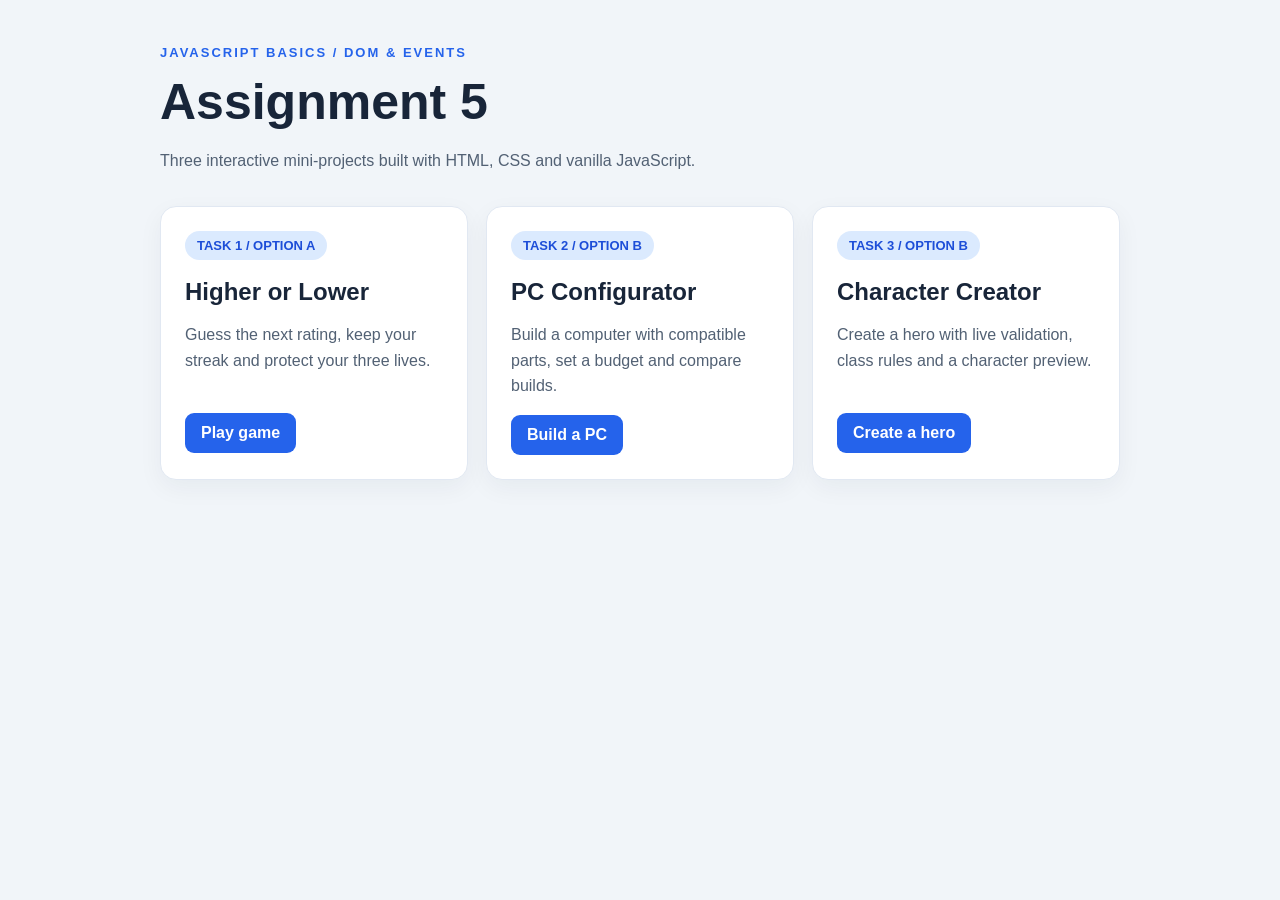
<file: index.html>
<!DOCTYPE html>
<html lang="en">
<head>
    <meta charset="UTF-8">
    <meta name="viewport" content="width=device-width, initial-scale=1.0">
    <title>Assignment 5 | JavaScript Basics</title>
    <style>
        * { box-sizing: border-box; }
        body { margin: 0; padding: 32px 18px; font-family: Arial, sans-serif; background: #f1f5f9; color: #182539; }
        main { width: min(960px, 100%); margin: 0 auto; }
        .eyebrow { color: #2563eb; text-transform: uppercase; letter-spacing: 2px; font-size: 13px; font-weight: 700; }
        h1 { margin: 10px 0; font-size: clamp(30px, 5vw, 50px); }
        .description { line-height: 1.7; color: #526174; }
        .grid { display: grid; grid-template-columns: repeat(3, minmax(0, 1fr)); gap: 18px; margin-top: 32px; }
        article { padding: 24px; background: white; border-radius: 16px; border: 1px solid #e1e8f2; box-shadow: 0 8px 24px rgba(20,37,61,.05); }
        .number { display: inline-block; padding: 7px 12px; background: #dbeafe; color: #1d4ed8; border-radius: 20px; font-size: 13px; font-weight: 700; }
        article h2 { margin: 18px 0 8px; }
        article p { min-height: 75px; color: #526174; line-height: 1.6; }
        a.button { display: inline-block; padding: 11px 16px; border-radius: 9px; background: #2563eb; color: white; text-decoration: none; font-weight: 700; }
        a.button:hover, a.button:focus-visible { background: #1d4ed8; }
        @media (max-width: 760px) { .grid { grid-template-columns: 1fr; } article p { min-height: auto; } }
    </style>
</head>
<body>
    <main>
        <p class="eyebrow">JavaScript Basics / DOM & Events</p>
        <h1>Assignment 5</h1>
        <p class="description">Three interactive mini-projects built with HTML, CSS and vanilla JavaScript.</p>
        <div class="grid">
            <article>
                <span class="number">TASK 1 / OPTION A</span>
                <h2>Higher or Lower</h2>
                <p>Guess the next rating, keep your streak and protect your three lives.</p>
                <a class="button" href="task1/index.html">Play game</a>
            </article>
            <article>
                <span class="number">TASK 2 / OPTION B</span>
                <h2>PC Configurator</h2>
                <p>Build a computer with compatible parts, set a budget and compare builds.</p>
                <a class="button" href="task2/index.html">Build a PC</a>
            </article>
            <article>
                <span class="number">TASK 3 / OPTION B</span>
                <h2>Character Creator</h2>
                <p>Create a hero with live validation, class rules and a character preview.</p>
                <a class="button" href="task3/index.html">Create a hero</a>
            </article>
        </div>
    </main>
</body>
</html>
</file>
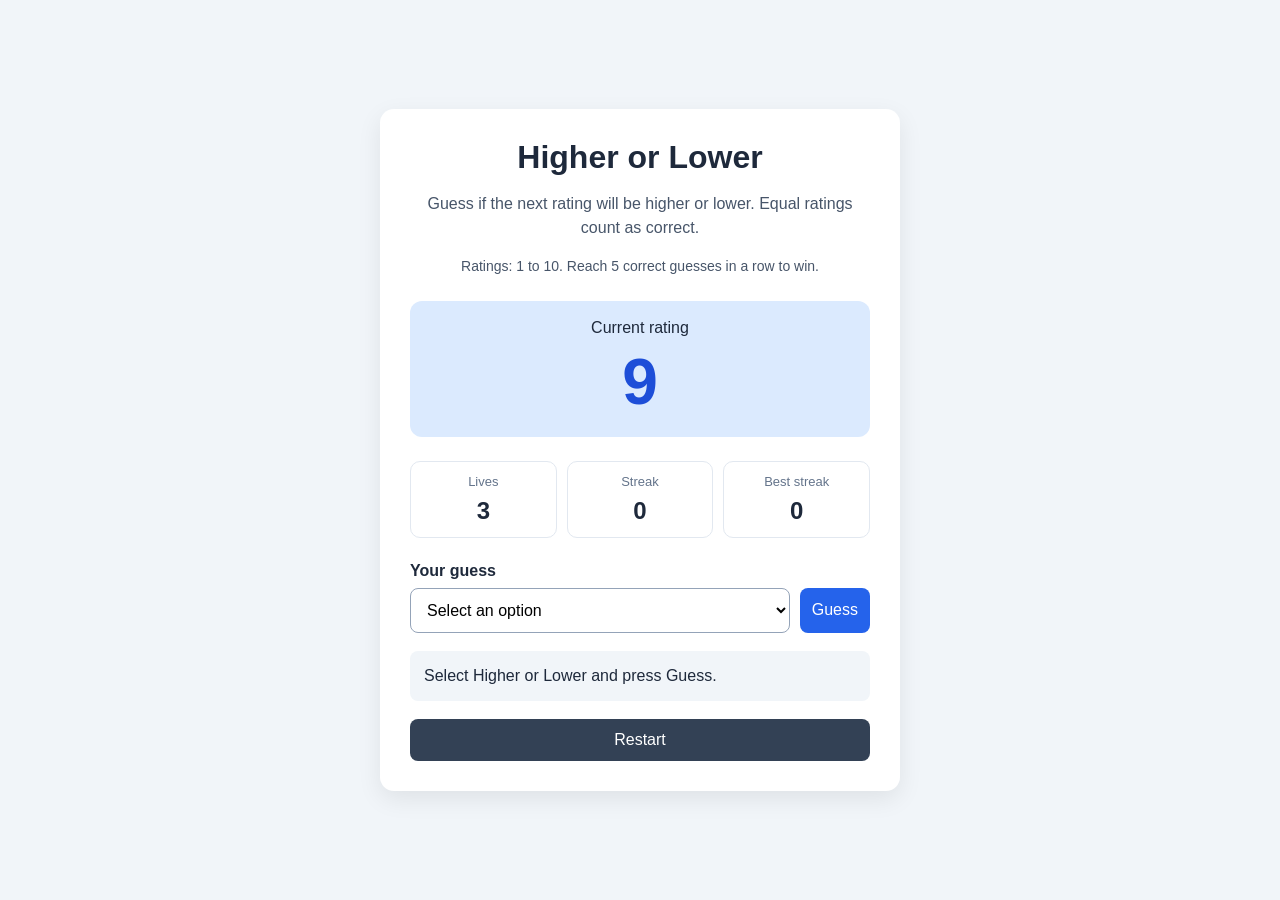
<file: task1/index.html>
<!DOCTYPE html>
<html lang="en">
<head>
    <meta charset="UTF-8">
    <meta name="viewport" content="width=device-width, initial-scale=1.0">
    <title>Higher or Lower - Task 1</title>
    <link rel="stylesheet" href="style.css">
    <script src="task1.js" defer></script>
</head>
<body>
    <main class="game">
        <h1>Higher or Lower</h1>
        <p class="intro">Guess if the next rating will be higher or lower. Equal ratings count as correct.</p>
        <p id="rules" class="rules"></p>

        <div class="rating-box">
            <p>Current rating</p>
            <p id="current-rating" class="rating">-</p>
        </div>

        <div class="stats">
            <div class="stat">
                <span>Lives</span>
                <strong id="lives">-</strong>
            </div>
            <div class="stat">
                <span>Streak</span>
                <strong id="streak">-</strong>
            </div>
            <div class="stat">
                <span>Best streak</span>
                <strong id="best-streak">-</strong>
            </div>
        </div>

        <form id="guess-form" novalidate>
            <label for="guess">Your guess</label>
            <div class="controls">
                <select id="guess" name="guess">
                    <option value="">Select an option</option>
                    <option value="higher">Higher</option>
                    <option value="lower">Lower</option>
                </select>
                <button id="guess-button" type="submit">Guess</button>
            </div>
        </form>

        <p id="message" class="message" role="status" aria-live="polite"></p>
        <button id="restart-button" class="restart" type="button">Restart</button>
    </main>
</body>
</html>
</file>
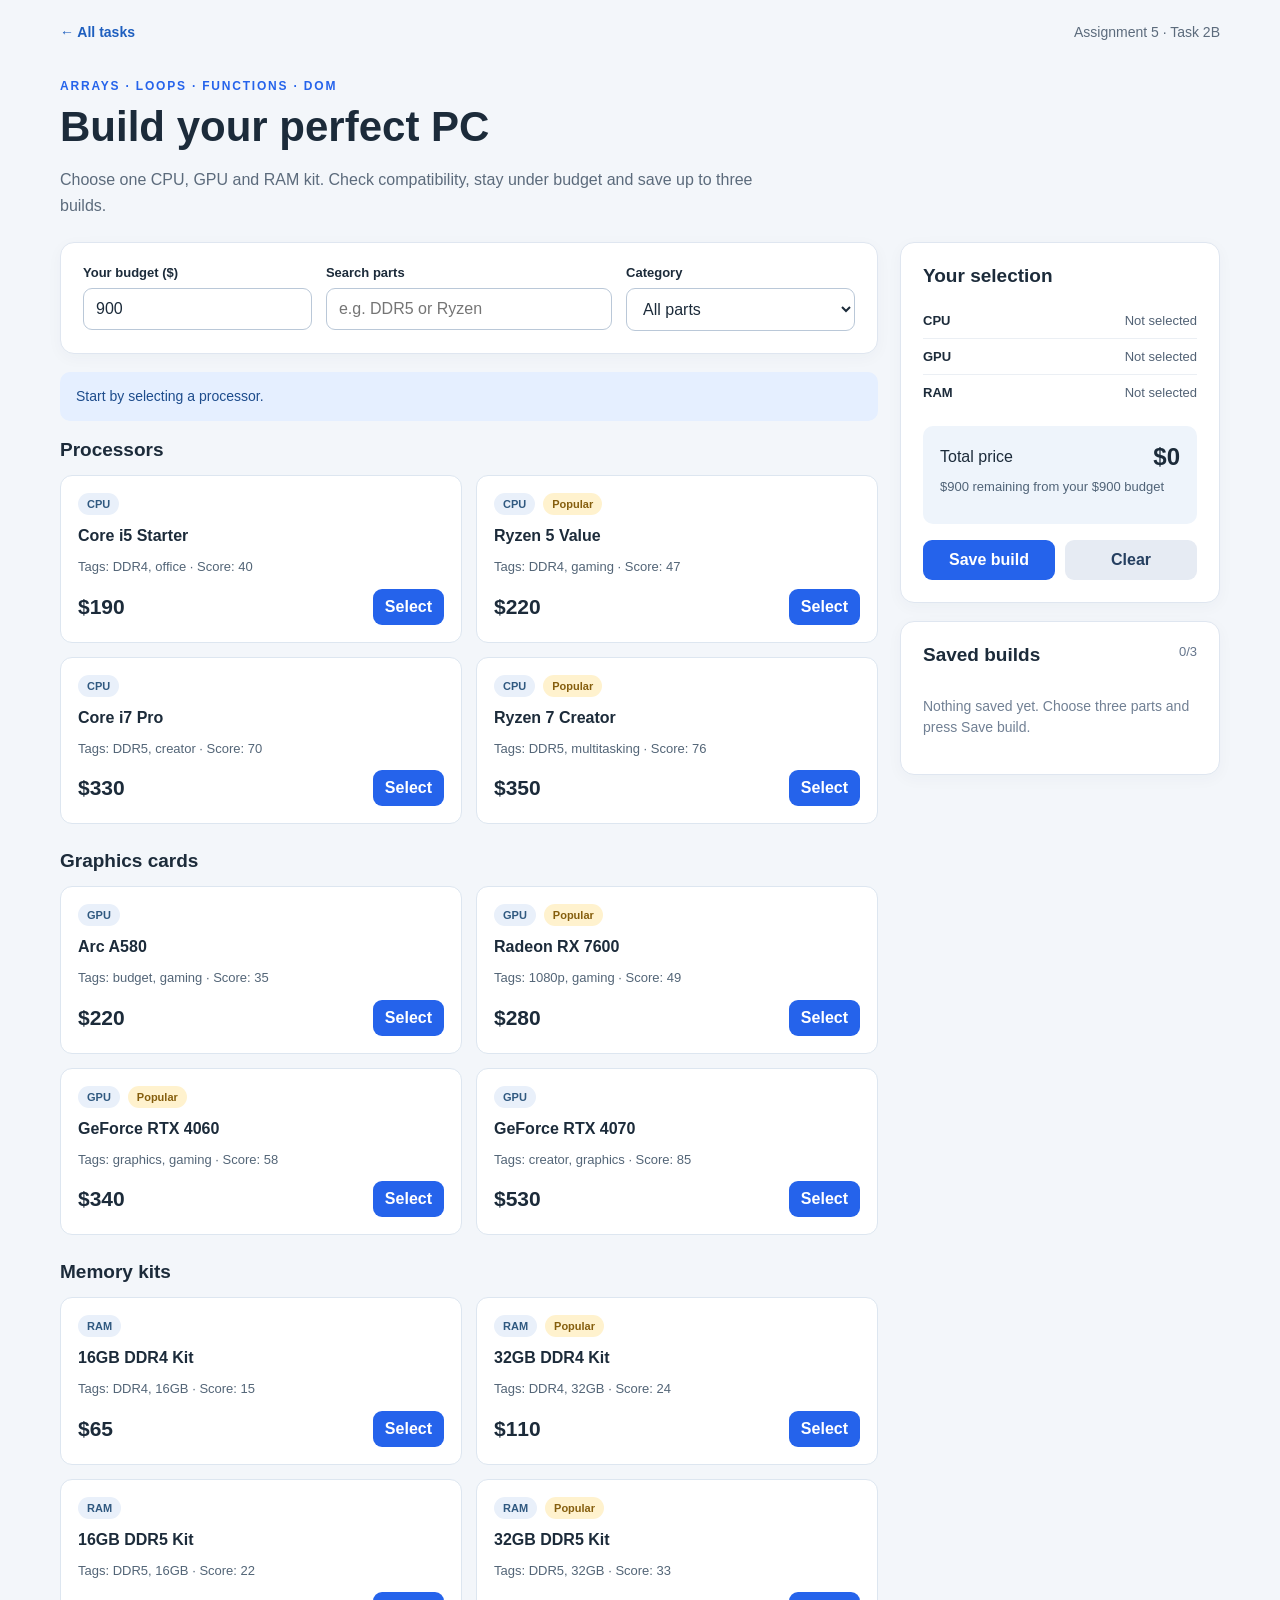
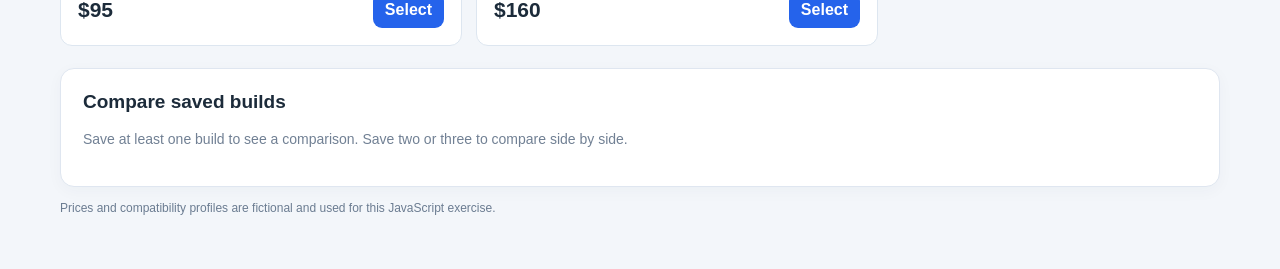
<file: task2/index.html>
<!DOCTYPE html>
<html lang="en">
<head>
    <meta charset="UTF-8">
    <meta name="viewport" content="width=device-width, initial-scale=1.0">
    <title>Task 2B | PC Configurator</title>
    <link rel="stylesheet" href="style.css">
    <script src="task2.js" defer></script>
</head>
<body>
    <div class="page" id="builder-app">
        <header class="topbar">
            <a href="../index.html" class="back-link">← All tasks</a>
            <span class="task-label">Assignment 5 · Task 2B</span>
        </header>
        <div class="heading">
            <span class="kicker">ARRAYS · LOOPS · FUNCTIONS · DOM</span>
            <h1>Build your perfect PC</h1>
            <p>Choose one CPU, GPU and RAM kit. Check compatibility, stay under budget and save up to three builds.</p>
        </div>

        <div class="layout">
            <main>
                <section class="panel filters" aria-label="Filter PC parts">
                    <div class="control">
                        <label for="budget">Your budget ($)</label>
                        <input id="budget" type="number" min="450" max="2000" step="10" value="900">
                    </div>
                    <div class="control">
                        <label for="search">Search parts</label>
                        <input id="search" type="search" placeholder="e.g. DDR5 or Ryzen">
                    </div>
                    <div class="control">
                        <label for="filter">Category</label>
                        <select id="filter">
                            <option value="all">All parts</option>
                            <option value="CPU">Processors</option>
                            <option value="GPU">Graphics cards</option>
                            <option value="RAM">Memory kits</option>
                        </select>
                    </div>
                </section>
                <p id="notification" class="notice info" role="status" aria-live="polite">Start by selecting a processor.</p>
                <div id="catalog" class="catalog"></div>
            </main>

            <aside class="sidebar">
                <section class="panel">
                    <h2>Your selection</h2>
                    <div id="selected-items"></div>
                    <div id="total" class="total-box"></div>
                    <div class="button-row">
                        <button data-action="save" class="primary" type="button">Save build</button>
                        <button data-action="clear" class="secondary" type="button">Clear</button>
                    </div>
                </section>
                <section class="panel">
                    <div class="section-header">
                        <h2>Saved builds</h2>
                        <span id="saved-count" class="count"></span>
                    </div>
                    <div id="saved-builds"></div>
                </section>
            </aside>
        </div>

        <section class="panel comparison">
            <h2>Compare saved builds</h2>
            <div id="comparison-table"></div>
        </section>
        <p class="footnote">Prices and compatibility profiles are fictional and used for this JavaScript exercise.</p>
    </div>
</body>
</html>
</file>
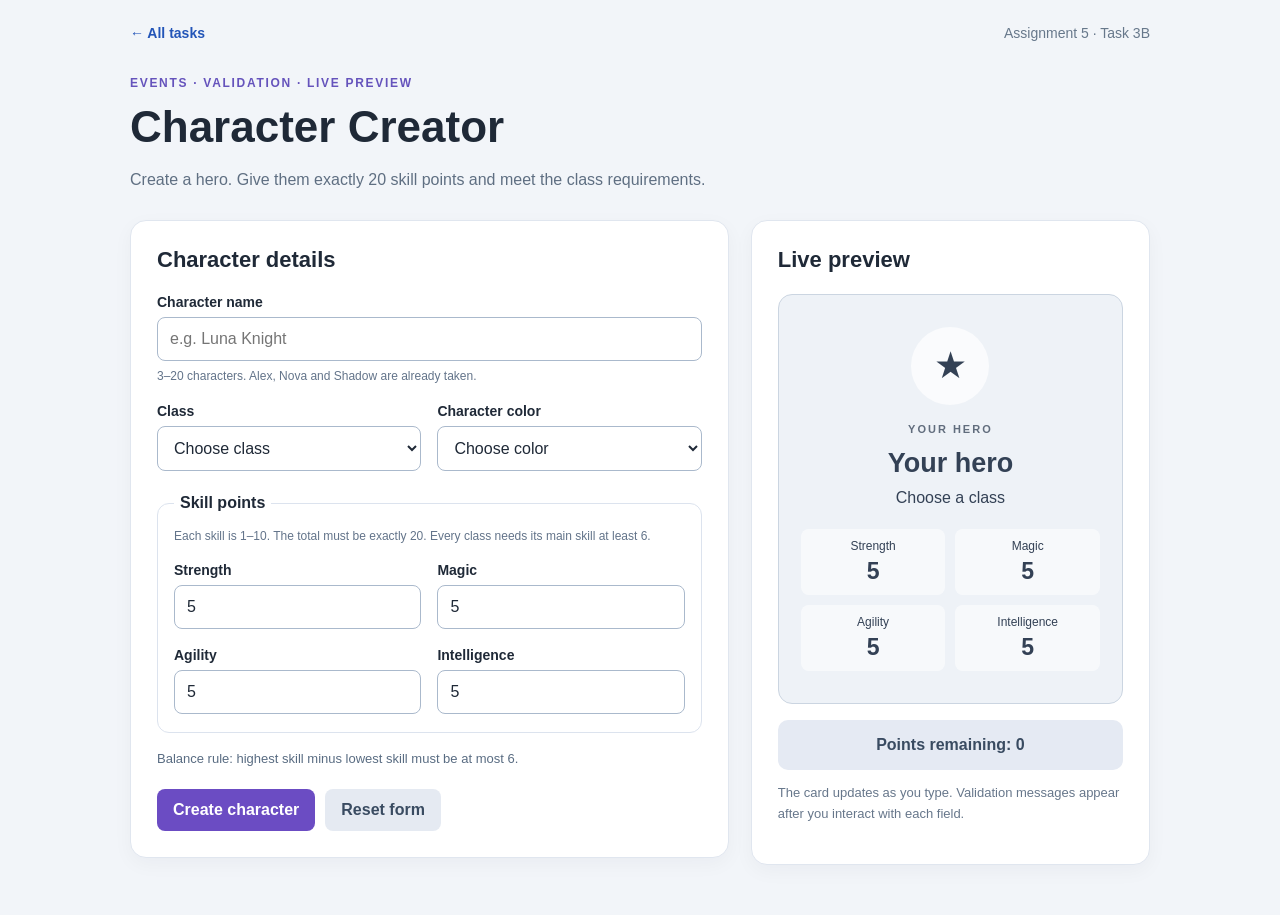
<file: task3/index.html>
<!DOCTYPE html>
<html lang="en">
<head>
    <meta charset="UTF-8">
    <meta name="viewport" content="width=device-width, initial-scale=1.0">
    <title>Task 3B | Character Creator</title>
    <link rel="stylesheet" href="style.css">
    <script src="task3.js" defer></script>
</head>
<body>
    <div class="page">
        <header class="topbar">
            <a href="../index.html">← All tasks</a>
            <span>Assignment 5 · Task 3B</span>
        </header>
        <div class="heading">
            <p class="kicker">EVENTS · VALIDATION · LIVE PREVIEW</p>
            <h1>Character Creator</h1>
            <p>Create a hero. Give them exactly 20 skill points and meet the class requirements.</p>
        </div>

        <main class="layout">
            <section class="panel form-panel">
                <h2>Character details</h2>
                <div id="error-summary" class="error-summary" role="alert" hidden></div>
                <form id="character-form">
                    <div class="field">
                        <label for="hero-name">Character name</label>
                        <input id="hero-name" name="heroName" type="text" required minlength="3" maxlength="20" autocomplete="off" aria-describedby="error-hero-name" placeholder="e.g. Luna Knight">
                        <small id="error-hero-name" class="field-error"></small>
                        <small class="hint">3–20 characters. Alex, Nova and Shadow are already taken.</small>
                    </div>
                    <div class="two-fields">
                        <div class="field">
                            <label for="hero-class">Class</label>
                            <select id="hero-class" name="heroClass" required aria-describedby="error-hero-class">
                                <option value="">Choose class</option>
                                <option value="Warrior">Warrior</option>
                                <option value="Mage">Mage</option>
                                <option value="Ranger">Ranger</option>
                            </select>
                            <small id="error-hero-class" class="field-error"></small>
                        </div>
                        <div class="field">
                            <label for="hero-color">Character color</label>
                            <select id="hero-color" name="heroColor" required aria-describedby="error-hero-color">
                                <option value="">Choose color</option>
                                <option value="blue">Blue</option>
                                <option value="purple">Purple</option>
                                <option value="green">Green</option>
                                <option value="red">Red</option>
                            </select>
                            <small id="error-hero-color" class="field-error"></small>
                        </div>
                    </div>

                    <fieldset class="skill-set">
                        <legend>Skill points</legend>
                        <p class="hint">Each skill is 1–10. The total must be exactly 20. Every class needs its main skill at least 6.</p>
                        <div class="two-fields">
                            <div class="field">
                                <label for="strength">Strength</label>
                                <input id="strength" name="strength" type="number" required min="1" max="10" step="1" value="5" aria-describedby="error-strength">
                                <small id="error-strength" class="field-error"></small>
                            </div>
                            <div class="field">
                                <label for="magic">Magic</label>
                                <input id="magic" name="magic" type="number" required min="1" max="10" step="1" value="5" aria-describedby="error-magic">
                                <small id="error-magic" class="field-error"></small>
                            </div>
                            <div class="field">
                                <label for="agility">Agility</label>
                                <input id="agility" name="agility" type="number" required min="1" max="10" step="1" value="5" aria-describedby="error-agility">
                                <small id="error-agility" class="field-error"></small>
                            </div>
                            <div class="field">
                                <label for="intelligence">Intelligence</label>
                                <input id="intelligence" name="intelligence" type="number" required min="1" max="10" step="1" value="5" aria-describedby="error-intelligence">
                                <small id="error-intelligence" class="field-error"></small>
                            </div>
                        </div>
                    </fieldset>
                    <p class="balance-rule">Balance rule: highest skill minus lowest skill must be at most 6.</p>
                    <div class="form-actions">
                        <button class="primary" type="submit">Create character</button>
                        <button class="secondary" id="reset-button" type="button">Reset form</button>
                    </div>
                </form>
            </section>

            <aside class="preview-panel">
                <h2>Live preview</h2>
                <article id="preview-card" class="preview-card theme-neutral" aria-live="polite">
                    <div class="avatar">★</div>
                    <p class="preview-label">YOUR HERO</p>
                    <h3 id="preview-name">Your hero</h3>
                    <p id="preview-class" class="preview-class">Choose a class</p>
                    <div id="preview-skills" class="preview-skills"></div>
                </article>
                <div id="points-status" class="points">Points remaining: 0</div>
                <p class="preview-help">The card updates as you type. Validation messages appear after you interact with each field.</p>
            </aside>
        </main>

        <section id="result-area" class="result-area" aria-live="polite"></section>
    </div>
</body>
</html>
</file>
<file: task1/style.css>
* {
    box-sizing: border-box;
}

body {
    margin: 0;
    min-height: 100vh;
    padding: 20px;
    display: flex;
    align-items: center;
    justify-content: center;
    font-family: Arial, sans-serif;
    background: #f1f5f9;
    color: #1e293b;
}

.game {
    width: 100%;
    max-width: 520px;
    padding: 30px;
    border-radius: 14px;
    background: white;
    box-shadow: 0 8px 25px rgba(0, 0, 0, 0.08);
}

h1 {
    margin: 0 0 12px;
    text-align: center;
}

.intro, .rules {
    text-align: center;
    line-height: 1.5;
    color: #475569;
}

.rules {
    font-size: 14px;
}

.rating-box {
    margin: 24px 0;
    padding: 18px;
    text-align: center;
    border-radius: 12px;
    background: #dbeafe;
}

.rating-box p {
    margin: 0;
}

.rating {
    margin-top: 8px !important;
    font-size: 64px;
    font-weight: bold;
    color: #1d4ed8;
}

.stats {
    display: grid;
    grid-template-columns: repeat(3, 1fr);
    gap: 10px;
    margin-bottom: 24px;
}

.stat {
    padding: 12px 6px;
    text-align: center;
    border: 1px solid #e2e8f0;
    border-radius: 10px;
}

.stat span {
    display: block;
    font-size: 13px;
    color: #64748b;
}

.stat strong {
    display: block;
    margin-top: 8px;
    font-size: 24px;
}

label {
    display: block;
    margin-bottom: 8px;
    font-weight: bold;
}

.controls {
    display: flex;
    gap: 10px;
}

select, button {
    padding: 12px;
    border-radius: 8px;
    font: inherit;
}

select {
    flex: 1;
    min-width: 0;
    border: 1px solid #94a3b8;
    background: white;
}

button {
    border: none;
    background: #2563eb;
    color: white;
    cursor: pointer;
}

button:hover:not(:disabled) {
    background: #1d4ed8;
}

select:focus-visible, button:focus-visible {
    outline: 3px solid #f59e0b;
    outline-offset: 2px;
}

button:disabled {
    background: #94a3b8;
    cursor: not-allowed;
}

.message {
    min-height: 50px;
    margin: 18px 0;
    padding: 14px;
    border-radius: 8px;
    background: #f1f5f9;
    line-height: 1.4;
}

.message.success, .message.win {
    background: #dcfce7;
    color: #166534;
}

.message.error, .message.lose {
    background: #fee2e2;
    color: #991b1b;
}

.restart {
    width: 100%;
    background: #334155;
}

.restart:hover:not(:disabled) {
    background: #1e293b;
}

@media (max-width: 420px) {
    .game {
        padding: 20px;
    }

    .controls {
        flex-direction: column;
    }

    .controls button, .controls select {
        width: 100%;
    }
}
</file>
<file: task2/style.css>
* { box-sizing: border-box; }
body { margin: 0; background: #f3f6fa; color: #1c2b3a; font-family: Arial, sans-serif; }
.page { width: min(1200px, 100%); margin: 0 auto; padding: 24px 20px 40px; }
.topbar { display: flex; align-items: center; justify-content: space-between; gap: 10px; color: #5c6b7c; font-size: 14px; }
.back-link { color: #1e5fbf; text-decoration: none; font-weight: bold; }
.back-link:hover { text-decoration: underline; }
.heading { margin: 36px 0 24px; }
.kicker { color: #2563eb; font-size: 12px; font-weight: bold; letter-spacing: 1.8px; }
h1 { font-size: clamp(30px, 5vw, 42px); margin: 9px 0 10px; }
.heading p { max-width: 700px; color: #5c6b7c; line-height: 1.6; }
.layout { display: grid; grid-template-columns: minmax(0, 1fr) 320px; align-items: start; gap: 22px; }
.layout main, .sidebar { min-width: 0; }
.panel { background: #fff; border: 1px solid #dfE6f0; border-radius: 14px; padding: 22px; box-shadow: 0 4px 16px rgba(27,46,73,.035); }
.filters { display: grid; grid-template-columns: 1fr 1.25fr 1fr; gap: 14px; }
.control { min-width: 0; }
.control label { display: block; font-size: 13px; font-weight: bold; margin-bottom: 8px; }
input, select, button { font: inherit; }
input, select { width: 100%; min-width: 0; padding: 11px 12px; border: 1px solid #bac8d8; border-radius: 9px; background: #fff; color: #1c2b3a; }
input:focus-visible, select:focus-visible, button:focus-visible { outline: 3px solid #f59e0b; outline-offset: 2px; }
.notice { margin: 18px 0; border-radius: 10px; padding: 14px 16px; font-size: 14px; line-height: 1.5; }
.info { background: #e5efff; color: #1d4c8c; }
.error { background: #fee6e6; color: #8b1f1f; }
.success { background: #def7e9; color: #13613c; }
.catalog { display: grid; gap: 26px; }
.category-title { margin: 0 0 14px; font-size: 19px; }
.part-grid { display: grid; grid-template-columns: repeat(2, minmax(0, 1fr)); gap: 14px; }
.part-card { border: 1px solid #dde6f0; border-radius: 12px; background: #fff; padding: 17px; display: flex; flex-direction: column; gap: 12px; min-width: 0; }
.part-card.selected { border-color: #31846b; background: #f4fdf7; }
.part-meta { display: flex; gap: 8px; align-items: center; flex-wrap: wrap; }
.tag { display: inline-block; background: #e9f0fa; border-radius: 20px; padding: 5px 9px; font-size: 11px; font-weight: 700; color: #305980; }
.featured { background: #fff2ce; color: #855e0d; }
.part-card h3 { margin: 0; font-size: 16px; }
.part-card p { color: #536577; font-size: 13px; line-height: 1.5; margin: 0; }
.part-bottom { margin-top: auto; display: flex; align-items: center; justify-content: space-between; gap: 12px; }
.price { font-weight: bold; font-size: 21px; }
button { border: none; border-radius: 9px; padding: 11px 14px; cursor: pointer; font-weight: bold; background: #2563eb; color: white; }
button:hover:not(:disabled) { background: #194fae; }
button:disabled { background: #9aaabb; cursor: not-allowed; }
.part-bottom button { padding: 9px 12px; }
.sidebar { display: grid; gap: 18px; }
.panel h2 { font-size: 19px; margin: 0 0 16px; }
.selection-row, .saved-row { display: flex; align-items: center; justify-content: space-between; gap: 10px; border-bottom: 1px solid #ebeff4; padding: 10px 0; font-size: 13px; }
.selection-row:last-child, .saved-row:last-child { border-bottom: none; }
.selection-name { overflow-wrap: anywhere; max-width: 210px; color: #526275; text-align: right; }
.empty { color: #718094; line-height: 1.5; font-size: 14px; }
.total-box { border-radius: 10px; background: #eef4fb; padding: 17px; margin: 16px 0; }
.total-main { display: flex; justify-content: space-between; align-items: center; gap: 12px; }
.total-main strong { font-size: 24px; }
.total-small { font-size: 13px; color: #506377; margin-top: 8px; }
.button-row { display: flex; flex-wrap: wrap; gap: 10px; }
.button-row button { flex: 1; }
.secondary { background: #e6ebf3; color: #253f60; }
.secondary:hover:not(:disabled) { background: #cbd6e4; }
.section-header { display: flex; justify-content: space-between; align-items: start; gap: 12px; }
.count { color: #64748b; font-size: 13px; }
.saved-card { background: #f5f8fc; border-radius: 10px; padding: 12px; margin-bottom: 10px; }
.saved-card strong { font-size: 14px; }
.saved-card p { margin: 6px 0 12px; color: #5e7085; font-size: 13px; }
.saved-card button { padding: 7px 10px; background: #ffe4e6; color: #9f1239; font-size: 12px; }
.saved-card button:hover { background: #fecdd3; }
.comparison { margin-top: 22px; }
.table-wrap { max-width: 100%; overflow-x: auto; }
table { width: 100%; border-collapse: collapse; font-size: 14px; }
th, td { padding: 12px; border-bottom: 1px solid #e2e8f0; text-align: left; min-width: 100px; }
th { color: #465a71; font-weight: bold; }
.footnote { color: #6b7c91; font-size: 12px; line-height: 1.5; }
@media (max-width: 930px) { .layout { grid-template-columns: 1fr; } .sidebar { grid-template-columns: repeat(2, minmax(0, 1fr)); } }
@media (max-width: 620px) { .page { padding: 18px 14px 28px; } .filters, .part-grid, .sidebar { grid-template-columns: 1fr; } .part-bottom { flex-wrap: wrap; } .topbar { flex-wrap: wrap; } }
</file>
<file: task3/style.css>
* { box-sizing: border-box; }
body { margin: 0; color: #1f2937; background: #f2f5f9; font-family: Arial, sans-serif; }
.page { width: min(1060px, 100%); padding: 25px 20px 50px; margin: 0 auto; }
.topbar { display: flex; gap: 12px; justify-content: space-between; color: #67788b; font-size: 14px; }
.topbar a { color: #2355b8; text-decoration: none; font-weight: bold; }
.topbar a:hover { text-decoration: underline; }
.heading { margin: 35px 0 28px; }
.kicker { font-size: 12px; letter-spacing: 1.7px; color: #6553bc; font-weight: bold; }
h1 { font-size: clamp(30px, 5vw, 44px); margin: 8px 0 12px; }
.heading > p:last-child { color: #5f6f82; line-height: 1.5; }
.layout { display: grid; grid-template-columns: minmax(0, 1.2fr) minmax(0, .8fr); align-items: start; gap: 22px; }
.panel, .preview-panel { background: white; border: 1px solid #e0e6ef; border-radius: 16px; padding: 26px; box-shadow: 0 6px 20px rgba(20,30,50,.04); min-width: 0; }
h2 { margin: 0 0 21px; font-size: 22px; }
.field { margin-bottom: 18px; min-width: 0; }
label { display: block; font-weight: bold; font-size: 14px; margin-bottom: 7px; }
input, select, button { font: inherit; }
input, select { width: 100%; min-width: 0; border: 1px solid #aab9cc; border-radius: 8px; background: white; color: #1f2937; padding: 12px; }
input:focus-visible, select:focus-visible, button:focus-visible { outline: 3px solid #f59e0b; outline-offset: 2px; }
input[aria-invalid="true"], select[aria-invalid="true"] { border-color: #be123c; background: #fff7f8; }
.two-fields { display: grid; grid-template-columns: repeat(2, minmax(0, 1fr)); gap: 0 16px; }
.hint { display: block; margin-top: 6px; font-size: 12px; color: #63748a; line-height: 1.5; }
.field-error { display: block; font-size: 12px; color: #be123c; margin-top: 5px; line-height: 1.5; }
.field-error:empty { display: none; }
.skill-set { border: 1px solid #dce3ee; border-radius: 12px; margin: 5px 0 16px; padding: 15px 16px 0; }
.skill-set legend { font-weight: bold; padding: 0 6px; }
.skill-set > .hint { margin: 0 0 17px; }
.balance-rule { color: #596c82; line-height: 1.5; font-size: 13px; }
.form-actions { display: flex; flex-wrap: wrap; gap: 10px; margin-top: 20px; }
button { border: none; padding: 12px 16px; border-radius: 8px; cursor: pointer; font-weight: bold; }
.primary { color: white; background: #6b4cc3; }
.primary:hover { background: #5634b0; }
.secondary { color: #394b61; background: #e5eaf2; }
.secondary:hover { background: #d2dce8; }
.error-summary { padding: 15px; margin: 0 0 18px; background: #ffe5e8; color: #961f37; border-radius: 10px; font-weight: bold; line-height: 1.5; }
.error-summary[hidden] { display: none; }
.preview-card { text-align: center; padding: 32px 22px; border-radius: 14px; border: 1px solid #cbd5e1; transition: background-color .2s; }
.theme-neutral { background: #eef2f7; color: #334155; }
.theme-blue { background: #e0eeff; color: #114987; border-color: #a2c7f0; }
.theme-purple { background: #eee4ff; color: #59339b; border-color: #c6adf4; }
.theme-green { background: #dcfce7; color: #17634a; border-color: #a7ddb7; }
.theme-red { background: #ffe3e5; color: #973a49; border-color: #f4b0ba; }
.avatar { width: 78px; height: 78px; border-radius: 50%; margin: 0 auto 18px; font-size: 37px; line-height: 78px; background: rgba(255,255,255,.72); }
.preview-label { letter-spacing: 2px; font-size: 11px; font-weight: bold; opacity: .75; }
.preview-card h3 { font-size: 27px; line-height: 1.3; margin: 8px 0; overflow-wrap: anywhere; }
.preview-class { margin: 0 0 22px; }
.preview-skills { display: grid; grid-template-columns: repeat(2, minmax(0, 1fr)); gap: 10px; }
.preview-skill { border-radius: 8px; padding: 10px; background: rgba(255,255,255,.58); }
.preview-skill span { display: block; font-size: 12px; }
.preview-skill strong { display: block; font-size: 23px; margin-top: 5px; }
.points { margin: 16px 0 10px; border-radius: 10px; background: #e5eaf3; color: #394b61; padding: 16px; text-align: center; font-weight: bold; }
.points.over { background: #ffe4e6; color: #9f1239; }
.points.under { background: #fff1cd; color: #80570f; }
.preview-help { line-height: 1.6; color: #67778b; font-size: 13px; }
.result-area { margin-top: 24px; }
.result-area:empty { display: none; }
.result-card { border: 1px solid #9dd6b6; border-radius: 14px; background: #effdf5; padding: 20px 25px; }
.result-card h2 { color: #166534; margin: 0 0 8px; }
.result-card p { margin: 7px 0; color: #285440; line-height: 1.5; }
@media (max-width: 800px) { .layout { grid-template-columns: 1fr; } }
@media (max-width: 430px) { .page { padding: 18px 14px 35px; } .panel, .preview-panel { padding: 18px; } .two-fields { grid-template-columns: 1fr; } .topbar { flex-wrap: wrap; } .form-actions button { width: 100%; } }
</file>
